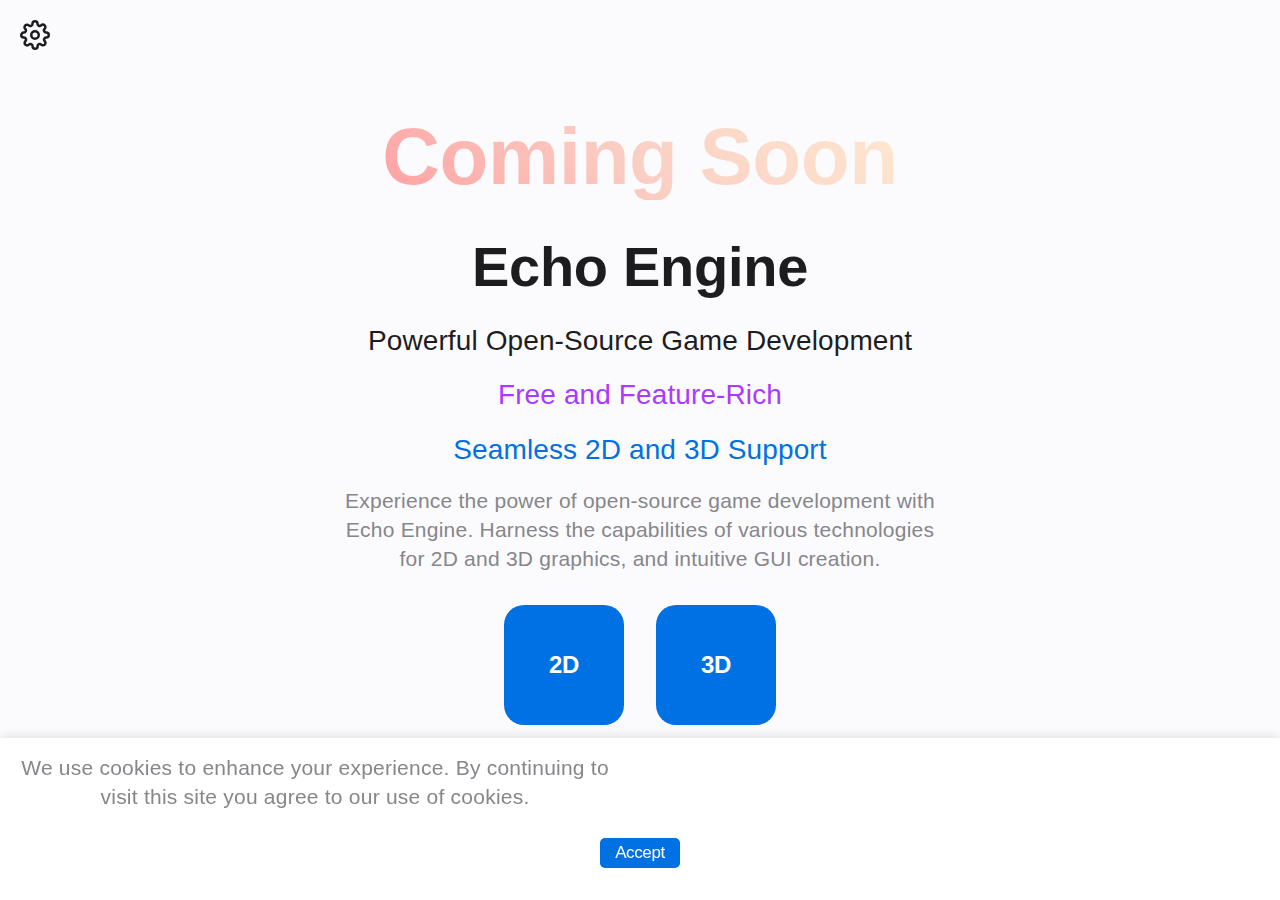
<file: index.html>
<!DOCTYPE html>
<html lang="en">
<head>
    <meta charset="UTF-8">
    <meta name="viewport" content="width=device-width, initial-scale=1.0">
    <title>Echo Engine - Powerful Open-Source Game Development</title>
    <style>
        :root {
            --primary-color: #0071e3;
            --background-color: #fbfbfd;
            --text-color: #1d1d1f;
            --secondary-text-color: #86868b;
            --menu-background: #ffffff;
            --menu-shadow: rgba(0, 0, 0, 0.1);
        }
        
        .dark-theme {
            --primary-color: #2997ff;
            --background-color: #000000;
            --text-color: #f5f5f7;
            --secondary-text-color: #a1a1a6;
            --menu-background: #1c1c1e;
            --menu-shadow: rgba(255, 255, 255, 0.1);
        }
        
        body {
            background-color: var(--background-color);
            color: var(--text-color);
            font-family: -apple-system, BlinkMacSystemFont, 'Segoe UI', Roboto, Oxygen-Sans, Ubuntu, Cantarell, 'Helvetica Neue', sans-serif;
            display: flex;
            flex-direction: column;
            min-height: 100vh;
            margin: 0;
            line-height: 1.47059;
            font-weight: 400;
            letter-spacing: -0.022em;
            transition: background-color 0.3s ease, color 0.3s ease;
        }
        
        .container {
            max-width: 980px;
            padding: 2rem;
            text-align: center;
            margin: auto;
        }
        
        h1 {
            font-size: 56px;
            line-height: 1.07143;
            font-weight: 600;
            letter-spacing: -0.005em;
            margin-bottom: 0.5em;
        }
        
        h2 {
            font-size: 28px;
            line-height: 1.10722;
            font-weight: 400;
            letter-spacing: .004em;
            margin-bottom: 0.5em;
        }
        
        .coming-soon {
            font-size: 80px;
            font-weight: 700;
            background: linear-gradient(45deg, #ff9a9e, #fad0c4, #ffecd2);
            -webkit-background-clip: text;
            -webkit-text-fill-color: transparent;
            margin-bottom: 30px;
        }
        
        .important-text {
            color: var(--primary-color);
        }
        
        .important-info {
            color: #ac39ff;
        }
        
        p {
            font-size: 21px;
            line-height: 1.381;
            font-weight: 400;
            letter-spacing: .011em;
            max-width: 600px;
            margin: 1em auto;
            color: var(--secondary-text-color);
        }
        
        .logo-container {
            display: flex;
            justify-content: center;
            gap: 2rem;
            margin: 2rem 0;
        }
        
        .logo {
            width: 120px;
            height: 120px;
            display: flex;
            align-items: center;
            justify-content: center;
            font-size: 24px;
            font-weight: bold;
            background-color: var(--primary-color);
            color: white;
            border-radius: 20px;
            transition: transform 0.3s ease, box-shadow 0.3s ease;
            cursor: pointer;
        }
        
        .logo:hover {
            transform: scale(1.05);
            box-shadow: 0 8px 16px rgba(0, 0, 0, 0.2);
        }
        
        button, .button {
            background-color: var(--primary-color);
            border: none;
            color: white;
            padding: 12px 24px;
            text-align: center;
            text-decoration: none;
            display: inline-block;
            font-size: 17px;
            margin: 1em 0.5em;
            cursor: pointer;
            border-radius: 980px;
            transition: all 0.3s ease;
            font-weight: 400;
            letter-spacing: -0.022em;
        }
        
        button:hover, .button:hover {
            background-color: #0077ED;
            transform: scale(1.05);
            box-shadow: 0 4px 8px rgba(0, 0, 0, 0.1);
        }
        
        .settings-icon {
            position: fixed;
            top: 20px;
            left: 20px;
            width: 30px;
            height: 30px;
            cursor: pointer;
            transition: transform 0.3s ease;
            z-index: 1001;
        }
        
        .settings-icon:hover {
            transform: scale(1.1);
        }
        
        .settings-icon.spin {
            animation: spin 0.5s linear;
        }
        
        @keyframes spin {
            100% { transform: rotate(360deg); }
        }
        
        .settings-menu {
            position: fixed;
            top: 60px;
            left: 20px;
            background-color: var(--menu-background);
            border-radius: 10px;
            padding: 15px;
            box-shadow: 0 4px 6px var(--menu-shadow);
            display: none;
            z-index: 1000;
        }
        
        .settings-menu.show {
            display: block;
        }
        
        .theme-toggle {
            display: flex;
            align-items: center;
            justify-content: space-between;
            font-size: 14px;
        }
        
        .switch {
            position: relative;
            display: inline-block;
            width: 50px;
            height: 24px;
        }
        
        .switch input {
            opacity: 0;
            width: 0;
            height: 0;
        }
        
        .slider {
            position: absolute;
            cursor: pointer;
            top: 0;
            left: 0;
            right: 0;
            bottom: 0;
            background-color: #ccc;
            transition: .4s;
            border-radius: 34px;
        }
        
        .slider:before {
            position: absolute;
            content: "";
            height: 20px;
            width: 20px;
            left: 2px;
            bottom: 2px;
            background-color: white;
            transition: .4s;
            border-radius: 50%;
        }
        
        input:checked + .slider {
            background-color: var(--primary-color);
        }
        
        input:checked + .slider:before {
            transform: translateX(26px);
        }
        
        .modal {
            display: none;
            position: fixed;
            z-index: 1001;
            left: 0;
            top: 0;
            width: 100%;
            height: 100%;
            overflow: auto;
            background-color: rgba(0,0,0,0.4);
            backdrop-filter: blur(5px);
        }
        
        .modal-content {
            background-color: var(--menu-background);
            margin: 15% auto;
            padding: 20px;
            border-radius: 14px;
            max-width: 500px;
            box-shadow: 0 4px 6px var(--menu-shadow);
        }
        
        .close {
            color: var(--secondary-text-color);
            float: right;
            font-size: 28px;
            font-weight: bold;
            cursor: pointer;
        }
        
        .close:hover,
        .close:focus {
            color: var(--text-color);
            text-decoration: none;
            cursor: pointer;
        }
        
        .sub-options {
            display: flex;
            justify-content: space-around;
            margin-top: 20px;
        }
        
        .sub-option {
            padding: 10px 20px;
            background-color: var(--primary-color);
            color: white;
            border-radius: 5px;
            cursor: pointer;
            transition: background-color 0.3s ease;
        }
        
        .sub-option:hover {
            background-color: #0077ED;
        }
        
        .sub-info {
            display: none;
            margin-top: 20px;
        }
        
        .cookie-consent {
            position: fixed;
            bottom: 0;
            left: 0;
            right: 0;
            background-color: var(--menu-background);
            padding: 15px;
            text-align: center;
            box-shadow: 0 -2px 10px rgba(0, 0, 0, 0.1);
            display: none;
        }
        
        .cookie-consent p {
            margin: 0 0 10px 0;
        }
        
        .cookie-consent button {
            background-color: var(--primary-color);
            color: white;
            border: none;
            padding: 5px 15px;
            border-radius: 5px;
            cursor: pointer;
        }
        
        @media (max-width: 768px) {
            .container {
                padding: 1rem;
            }
        
            h1 {
                font-size: 40px;
            }
        
            h2 {
                font-size: 24px;
            }
        
            .coming-soon {
                font-size: 60px;
            }
        
            .logo-container {
                flex-direction: column;
                align-items: center;
            }
        
            .modal-content {
                width: 90%;
            }
        }
    </style>
</head>
<body>
    <div class="settings-icon" onclick="toggleSettingsMenu()" aria-label="Settings">
        <svg xmlns="http://www.w3.org/2000/svg" viewBox="0 0 24 24" fill="none" stroke="currentColor" stroke-width="2" stroke-linecap="round" stroke-linejoin="round">
            <circle cx="12" cy="12" r="3"></circle>
            <path d="M19.4 15a1.65 1.65 0 0 0 .33 1.82l.06.06a2 2 0 0 1 0 2.83 2 2 0 0 1-2.83 0l-.06-.06a1.65 1.65 0 0 0-1.82-.33 1.65 1.65 0 0 0-1 1.51V21a2 2 0 0 1-2 2 2 2 0 0 1-2-2v-.09A1.65 1.65 0 0 0 9 19.4a1.65 1.65 0 0 0-1.82.33l-.06.06a2 2 0 0 1-2.83 0 2 2 0 0 1 0-2.83l.06-.06a1.65 1.65 0 0 0 .33-1.82 1.65 1.65 0 0 0-1.51-1H3a2 2 0 0 1-2-2 2 2 0 0 1 2-2h.09A1.65 1.65 0 0 0 4.6 9a1.65 1.65 0 0 0-.33-1.82l-.06-.06a2 2 0 0 1 0-2.83 2 2 0 0 1 2.83 0l.06.06a1.65 1.65 0 0 0 1.82.33H9a1.65 1.65 0 0 0 1-1.51V3a2 2 0 0 1 2-2 2 2 0 0 1 2 2v.09a1.65 1.65 0 0 0 1 1.51 1.65 1.65 0 0 0 1.82-.33l.06-.06a2 2 0 0 1 2.83 0 2 2 0 0 1 0 2.83l-.06.06a1.65 1.65 0 0 0-.33 1.82V9a1.65 1.65 0 0 0 1.51 1H21a2 2 0 0 1 2 2 2 2 0 0 1-2 2h-.09a1.65 1.65 0 0 0-1.51 1z"></path>
        </svg>
    </div>
    <div class="settings-menu" role="menu">
        <div class="theme-toggle">
            <span>Dark Theme</span>
            <label class="switch">
                <input type="checkbox" id="themeToggle" onchange="toggleTheme()" aria-label="Toggle dark theme">
                <span class="slider"></span>
            </label>
        </div>
    </div>
    <div class="container">
        <h1 class="coming-soon">Coming Soon</h1>
        <h1>Echo Engine</h1>
        <h2>Powerful Open-Source Game Development</h2>
        <h2 class="important-info">Free and Feature-Rich</h2>
        <h2 class="important-text">Seamless 2D and 3D Support</h2>
        <p>Experience the power of open-source game development with Echo Engine. Harness the capabilities of various technologies for 2D and 3D graphics, and intuitive GUI creation.</p>

        <div class="logo-container">
            <div class="logo" onclick="showInfo('2d')" tabindex="0" role="button" aria-label="Learn more about 2D">
                <span>2D</span>
            </div>
            <div class="logo" onclick="showInfo('3d')" tabindex="0" role="button" aria-label="Learn more about 3D">
                <span>3D</span>
            </div>
        </div>

        <button onclick="openFlowSheet()" aria-label="Explore Echo Engine">Explore Echo Engine</button>
        <a href="devlogs.html" class="button" aria-label="View Dev Logs">Dev Logs</a>
        <a href="https://discord.gg/5hdaZnNwH3" class="button" target="_blank" rel="noopener noreferrer" aria-label="Join our Discord">Join Discord</a>
    </div>

    <div id="2dModal" class="modal" role="dialog" aria-labelledby="2dTitle">
        <div class="modal-content">
            <span class="close" onclick="closeModal('2dModal')" aria-label="Close">&times;</span>
            <h2 id="2dTitle">2D Graphics in Echo Engine</h2>
            <div class="sub-options">
                <div class="sub-option" onclick="showSubInfo('sfml')">SFML</div>
                <div class="sub-option" onclick="showSubInfo('imgui2d')">ImGui (2D)</div>
            </div>
            <div id="sfmlInfo" class="sub-info">
                <h3>SFML (Simple and Fast Multimedia Library)</h3>
                <p>SFML is a simple, fast, cross-platform and object-oriented multimedia API. It provides a simple interface to the various components of your PC, to ease the development of games and multimedia applications. Echo Engine utilizes SFML for its powerful 2D graphics capabilities.</p>
            </div>
            <div id="imgui2dInfo" class="sub-info">
                <h3>ImGui for 2D</h3>
                <p>Dear ImGui is a bloat-free graphical user interface library for C++. In Echo Engine, ImGui is used for creating intuitive and efficient 2D user interfaces, providing a seamless development experience for 2D games and applications.</p>
            </div>
        </div>
    </div>

    <div id="3dModal" class="modal" role="dialog" aria-labelledby="3dTitle">
        <div class="modal-content">
            <span class="close" onclick="closeModal('3dModal')" aria-label="Close">&times;</span>
            <h2 id="3dTitle">3D Graphics in Echo Engine</h2>
            <div class="sub-options">
                <div class="sub-option" onclick="showSubInfo('directx12')">DirectX 12</div>
                <div class="sub-option" onclick="showSubInfo('vulkan')">Vulkan</div>
                <div class="sub-option" onclick="showSubInfo('imgui3d')">ImGui (3D)</div>
            </div>
            <div id="directx12Info" class="sub-info">
                <h3>DirectX 12</h3>
                <p>DirectX 12 is a low-level, high-performance 3D graphics API developed by Microsoft. Echo Engine leverages DirectX 12 to provide cutting-edge 3D graphics capabilities, allowing developers to create visually stunning and performant 3D games and applications.</p>
            </div>
            <div id="vulkanInfo" class="sub-info">
                <h3>Vulkan</h3>
                <p>Vulkan is a modern, cross-platform graphics and compute API. Echo Engine integrates Vulkan to offer developers a powerful, efficient, and flexible 3D graphics solution that can run on a wide range of devices and platforms.</p>
            </div>
            <div id="imgui3dInfo" class="sub-info">
                <h3>ImGui for 3D</h3>
                <p>In the context of 3D development, ImGui is used within Echo Engine to create overlay UIs, debug menus, and other interface elements that complement 3D scenes. This allows for seamless integration of 2D UI elements in 3D environments.</p>
            </div>
        </div>
    </div>

    <div id="cookie-consent" class="cookie-consent">
        <p>We use cookies to enhance your experience. By continuing to visit this site you agree to our use of cookies.</p>
        <button onclick="acceptCookies()">Accept</button>
    </div>

    <script>
        function openFlowSheet() {
            window.open('FlowSheet.html', '_blank');
        }

        function toggleSettingsMenu() {
            const settingsIcon = document.querySelector('.settings-icon');
            const settingsMenu = document.querySelector('.settings-menu');
            settingsIcon.classList.add('spin');
            settingsMenu.classList.toggle('show');
            setTimeout(() => {
                settingsIcon.classList.remove('spin');
            }, 500);
        }

        function toggleTheme() {
            document.body.classList.toggle('dark-theme');
            localStorage.setItem('theme', document.body.classList.contains('dark-theme') ? 'dark' : 'light');
        }

        function showInfo(type) {
            const modal = document.getElementById(type + 'Modal');
            modal.style.display = 'block';
        }

        function closeModal(modalId) {
            const modal = document.getElementById(modalId);
            modal.style.display = 'none';
        }

        function showSubInfo(subType) {
            const subInfos = document.querySelectorAll('.sub-info');
            subInfos.forEach(info => info.style.display = 'none');
            const subInfo = document.getElementById(subType + 'Info');
            subInfo.style.display = 'block';
        }

        function acceptCookies() {
            document.getElementById('cookie-consent').style.display = 'none';
            localStorage.setItem('cookiesAccepted', 'true');
        }

        // Check for saved theme preference
        const savedTheme = localStorage.getItem('theme');
        if (savedTheme === 'dark') {
            document.body.classList.add('dark-theme');
            document.getElementById('themeToggle').checked = true;
        }

        // Check for cookie consent
        if (!localStorage.getItem('cookiesAccepted')) {
            document.getElementById('cookie-consent').style.display = 'block';
        }

        // Close settings menu and modals when clicking outside
        window.onclick = function(event) {
            const settingsIcon = document.querySelector('.settings-icon');
            const settingsMenu = document.querySelector('.settings-menu');
            const modals = document.getElementsByClassName('modal');

            if (!settingsIcon.contains(event.target) && !settingsMenu.contains(event.target)) {
                settingsMenu.classList.remove('show');
            }

            for (let modal of modals) {
                if (event.target == modal) {
                    modal.style.display = 'none';
                }
            }
        }

        // Add smooth scrolling for iOS devices
        document.addEventListener('touchmove', function(e) { e.preventDefault(); }, { passive: false });

        // Add Apple-style animations
        const animateOnScroll = () => {
            const elements = document.querySelectorAll('.animate-on-scroll');
            elements.forEach(el => {
                const rect = el.getBoundingClientRect();
                const windowHeight = window.innerHeight || document.documentElement.clientHeight;
                if (rect.top <= windowHeight * 0.75) {
                    el.classList.add('animate');
                }
            });
        };

        window.addEventListener('scroll', animateOnScroll);
        window.addEventListener('resize', animateOnScroll);
        window.addEventListener('load', animateOnScroll);
    </script>
</body>
</html>
</file>
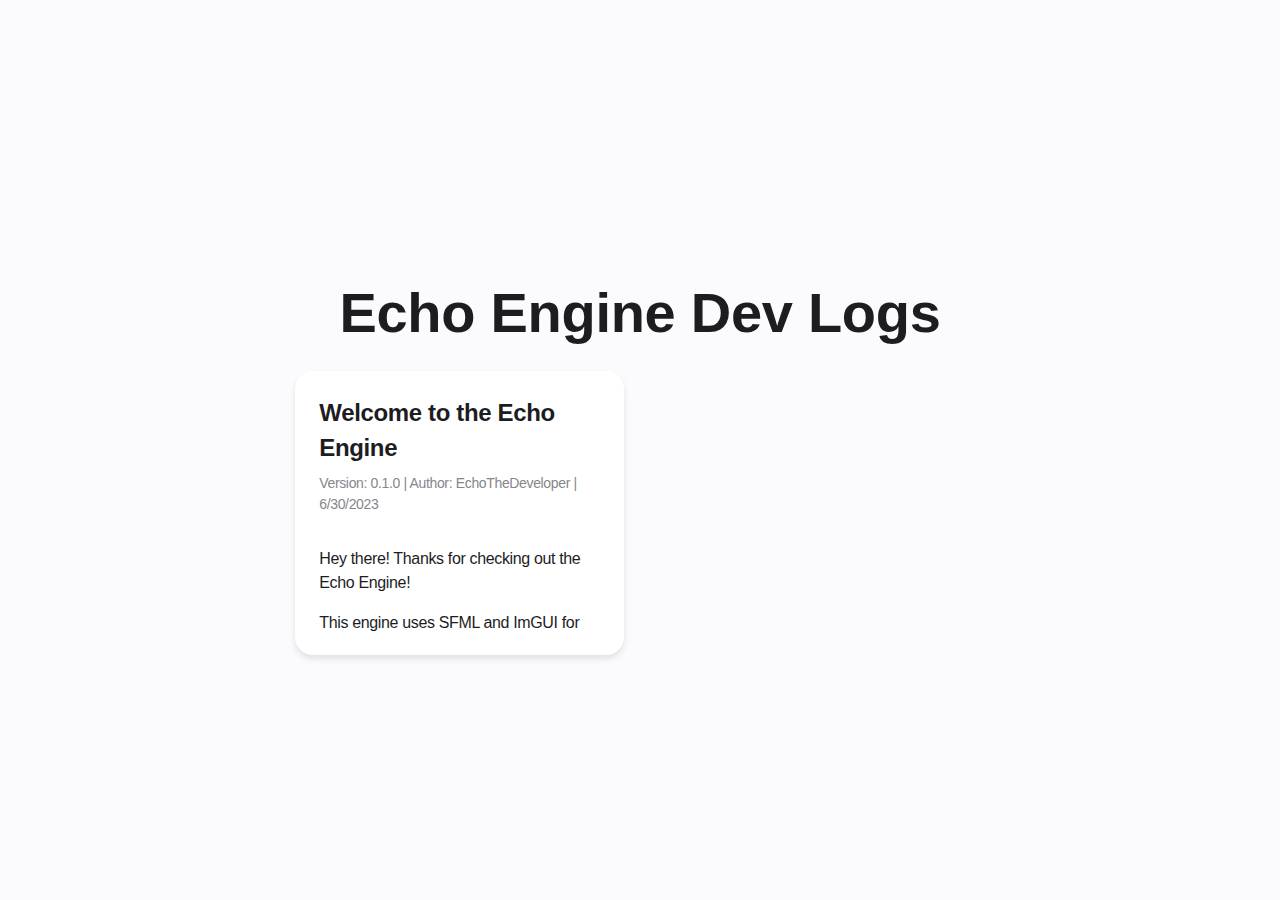
<file: devlogs.html>
<!DOCTYPE html>
<html lang="en">
<head>
    <meta charset="UTF-8">
    <meta name="viewport" content="width=device-width, initial-scale=1.0">
    <title>Echo Engine - Dev Logs</title>
    <style>
        :root {
            --primary-color: #0071e3;
            --background-color: #fbfbfd;
            --text-color: #1d1d1f;
            --secondary-text-color: #86868b;
            --menu-background: #ffffff;
            --menu-shadow: rgba(0, 0, 0, 0.1);
            --box-background: #ffffff;
            --box-shadow: rgba(0, 0, 0, 0.1);
        }
        
        .dark-theme {
            --primary-color: #2997ff;
            --background-color: #000000;
            --text-color: #f5f5f7;
            --secondary-text-color: #a1a1a6;
            --menu-background: #1c1c1e;
            --menu-shadow: rgba(255, 255, 255, 0.1);
            --box-background: #1c1c1e;
            --box-shadow: rgba(255, 255, 255, 0.1);
        }
        
        body {
            background-color: var(--background-color);
            color: var(--text-color);
            font-family: -apple-system, BlinkMacSystemFont, 'Segoe UI', Roboto, Oxygen-Sans, Ubuntu, Cantarell, 'Helvetica Neue', sans-serif;
            display: flex;
            flex-direction: column;
            min-height: 100vh;
            margin: 0;
            line-height: 1.47059;
            font-weight: 400;
            letter-spacing: -0.022em;
            transition: background-color 0.3s ease, color 0.3s ease;
        }
        
        .container {
            max-width: 1200px;
            padding: 2rem;
            margin: auto;
        }
        
        h1 {
            font-size: 56px;
            line-height: 1.07143;
            font-weight: 600;
            letter-spacing: -0.005em;
            margin-bottom: 0.5em;
            text-align: center;
        }
        
        .devlogs-grid {
            display: grid;
            grid-template-columns: repeat(auto-fill, minmax(300px, 1fr));
            gap: 2rem;
        }
        
        .devlog-box {
            background-color: var(--box-background);
            border-radius: 18px;
            padding: 1.5rem;
            box-shadow: 0 4px 6px var(--box-shadow);
            transition: transform 0.3s ease, box-shadow 0.3s ease;
            cursor: pointer;
        }
        
        .devlog-box:hover {
            transform: scale(1.03);
            box-shadow: 0 8px 12px var(--box-shadow);
        }
        
        .devlog-title {
            font-size: 24px;
            font-weight: 600;
            margin-bottom: 0.5rem;
        }
        
        .devlog-meta {
            font-size: 14px;
            color: var(--secondary-text-color);
            margin-bottom: 1rem;
        }
        
        .devlog-content {
            font-size: 16px;
            line-height: 1.5;
            max-height: 100px;
            overflow: hidden;
            text-overflow: ellipsis;
        }
        
        .modal {
            display: none;
            position: fixed;
            z-index: 1000;
            left: 0;
            top: 0;
            width: 100%;
            height: 100%;
            background-color: rgba(0,0,0,0.4);
        }
        
        .modal-content {
            background-color: var(--box-background);
            margin: 5% auto;
            padding: 2rem;
            border-radius: 18px;
            width: 80%;
            max-width: 800px;
            box-shadow: 0 4px 6px var(--box-shadow);
        }
        
        .close {
            color: var(--secondary-text-color);
            float: right;
            font-size: 28px;
            font-weight: bold;
            cursor: pointer;
        }
        
        .close:hover {
            color: var(--text-color);
        }
        
        /* Existing styles... */
    </style>
</head>
<body>
    <!-- Existing settings icon and menu... -->
    
    <div class="container">
        <h1>Echo Engine Dev Logs</h1>
        <div class="devlogs-grid" id="devlogs-container"></div>
    </div>
    
    <div id="devlogModal" class="modal">
        <div class="modal-content">
            <span class="close">&times;</span>
            <h2 id="modalTitle"></h2>
            <div id="modalContent"></div>
        </div>
    </div>

    <script>
        // Existing functions (toggleSettingsMenu, toggleTheme)...

        async function loadDevlogs() {
            try {
                const devlogsContainer = document.getElementById('devlogs-container');
                const devlogs = [];

                // Fetch the list of files in the devlogs directory
                const response = await fetch('devlogs/');
                const text = await response.text();
                const parser = new DOMParser();
                const htmlDoc = parser.parseFromString(text, 'text/html');
                const links = htmlDoc.getElementsByTagName('a');

                // Filter and sort the JSON files
                const jsonFiles = Array.from(links)
                    .filter(link => link.href.endsWith('.json'))
                    .map(link => link.href.split('/').pop())
                    .sort((a, b) => parseInt(b) - parseInt(a));

                // Load each JSON file
                for (const file of jsonFiles) {
                    const devlogResponse = await fetch(`devlogs/${file}`);
                    const devlog = await devlogResponse.json();
                    devlog.id = parseInt(file.split('.')[0]);
                    devlogs.push(devlog);
                }

                // Display the devlogs
                devlogs.forEach(devlog => {
                    const devlogBox = document.createElement('div');
                    devlogBox.className = 'devlog-box';
                    devlogBox.innerHTML = `
                        <div class="devlog-title">${devlog['devlog-title']}</div>
                        <div class="devlog-meta">
                            <span>Version: ${devlog.version}</span> | 
                            <span>Author: ${devlog['devlog-author']}</span> | 
                            <span>${new Date(devlog.date).toLocaleDateString()}</span>
                        </div>
                        <div class="devlog-content">${devlog.content.substring(0, 150)}...</div>
                    `;
                    devlogBox.addEventListener('click', () => openDevlogModal(devlog));
                    devlogsContainer.appendChild(devlogBox);
                });
            } catch (error) {
                console.error('Error loading devlogs:', error);
                const devlogsContainer = document.getElementById('devlogs-container');
                devlogsContainer.innerHTML = '<p>Error loading devlogs. Please try again later.</p>';
            }
        }

        function openDevlogModal(devlog) {
            const modal = document.getElementById('devlogModal');
            const modalTitle = document.getElementById('modalTitle');
            const modalContent = document.getElementById('modalContent');

            modalTitle.textContent = devlog['devlog-title'];
            modalContent.innerHTML = `
                <div class="devlog-meta">
                    <span>Version: ${devlog.version}</span> | 
                    <span>Author: ${devlog['devlog-author']}</span> | 
                    <span>${new Date(devlog.date).toLocaleDateString()}</span>
                </div>
                <div class="devlog-content">${devlog.content}</div>
            `;

            modal.style.display = 'block';
        }

        // Close modal when clicking on the close button or outside the modal
        window.onclick = function(event) {
            const modal = document.getElementById('devlogModal');
            if (event.target == modal || event.target.className == 'close') {
                modal.style.display = 'none';
            }
        }

        // Load devlogs when the page is ready
        document.addEventListener('DOMContentLoaded', loadDevlogs);
    </script>
</body>
</html>
</file>
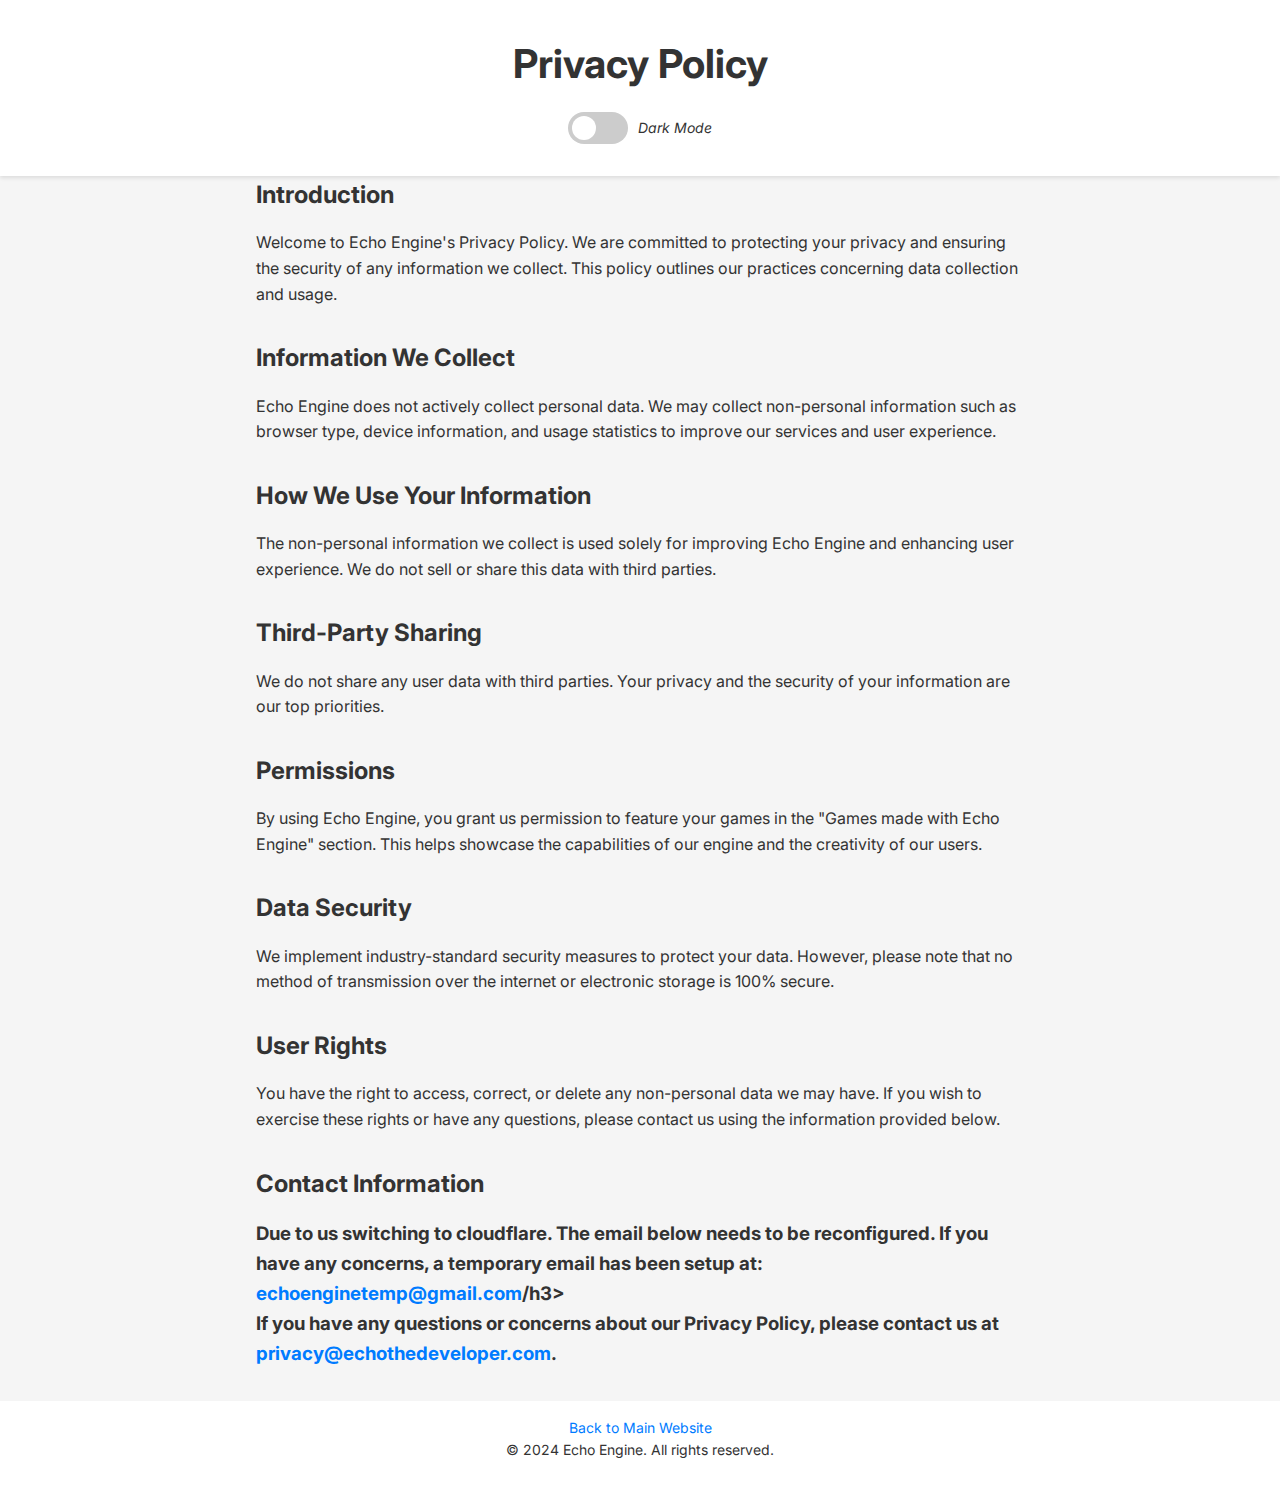
<file: privacy-policy.html>
<!DOCTYPE html>
<html lang="en">
<head>
    <meta charset="UTF-8">
    <meta name="viewport" content="width=device-width, initial-scale=1.0">
    <title>Privacy Policy - Echo Engine</title>
    <link href="https://fonts.googleapis.com/css2?family=Inter:wght@400;600;700&display=swap" rel="stylesheet">
    <style>
        :root {
            --bg-color: #f5f5f5;
            --text-color: #333333;
            --link-color: #007bff;
            --header-bg: #ffffff;
            --footer-bg: #ffffff;
        }

        [data-theme="dark"] {
            --bg-color: #121212;
            --text-color: #e0e0e0;
            --link-color: #1e90ff;
            --header-bg: #1e1e1e;
            --footer-bg: #1e1e1e;
        }

        * {
            margin: 0;
            padding: 0;
            box-sizing: border-box;
        }

        body {
            font-family: 'Inter', sans-serif;
            line-height: 1.6;
            color: var(--text-color);
            background-color: var(--bg-color);
            transition: background-color 0.3s ease, color 0.3s ease;
        }

        .container {
            max-width: 50rem;
            margin: 0 auto;
            padding: 0 1rem;
        }

        header {
            background-color: var(--header-bg);
            padding: 2rem 1rem;
            text-align: center;
            box-shadow: 0 0.125rem 0.25rem rgba(0, 0, 0, 0.1);
        }

        h1 {
            font-size: 2.5rem;
            margin-bottom: 1rem;
        }

        main {
            padding: 2rem 1rem;
        }

        section {
            margin-bottom: 2rem;
        }

        h2 {
            font-size: 1.5rem;
            margin-bottom: 1rem;
        }

        p {
            margin-bottom: 1rem;
        }

        a {
            color: var(--link-color);
            text-decoration: none;
        }

        a:hover {
            text-decoration: underline;
        }

        footer {
            background-color: var(--footer-bg);
            padding: 1rem;
            text-align: center;
            font-size: 0.875rem;
        }

        .theme-switch-wrapper {
            display: flex;
            align-items: center;
            justify-content: center;
            margin-top: 1rem;
        }

        .theme-switch {
            display: inline-block;
            height: 2rem;
            position: relative;
            width: 3.75rem;
        }

        .theme-switch input {
            display: none;
        }

        .slider {
            background-color: #ccc;
            bottom: 0;
            cursor: pointer;
            left: 0;
            position: absolute;
            right: 0;
            top: 0;
            transition: .4s;
        }

        .slider:before {
            background-color: #fff;
            bottom: 0.25rem;
            content: "";
            height: 1.5rem;
            left: 0.25rem;
            position: absolute;
            transition: .4s;
            width: 1.5rem;
        }

        input:checked + .slider {
            background-color: #2196F3;
        }

        input:checked + .slider:before {
            transform: translateX(1.75rem);
        }

        .slider.round {
            border-radius: 2rem;
        }

        .slider.round:before {
            border-radius: 50%;
        }

        em {
            margin-left: 0.625rem;
            font-size: 0.875rem;
        }

        @media (max-width: 48rem) {
            h1 {
                font-size: 2rem;
            }

            h2 {
                font-size: 1.25rem;
            }

            .container {
                padding: 0 0.5rem;
            }
        }
    </style>
</head>
<body>
    <header>
        <h1>Privacy Policy</h1>
        <div class="theme-switch-wrapper">
            <label class="theme-switch" for="checkbox">
                <input type="checkbox" id="checkbox" />
                <div class="slider round"></div>
            </label>
            <em>Dark Mode</em>
        </div>
    </header>
    
    <main class="container">
        <section id="introduction">
            <h2>Introduction</h2>
            <p>Welcome to Echo Engine's Privacy Policy. We are committed to protecting your privacy and ensuring the security of any information we collect. This policy outlines our practices concerning data collection and usage.</p>
        </section>

        <section id="information-collected">
            <h2>Information We Collect</h2>
            <p>Echo Engine does not actively collect personal data. We may collect non-personal information such as browser type, device information, and usage statistics to improve our services and user experience.</p>
        </section>

        <section id="information-usage">
            <h2>How We Use Your Information</h2>
            <p>The non-personal information we collect is used solely for improving Echo Engine and enhancing user experience. We do not sell or share this data with third parties.</p>
        </section>

        <section id="third-party-sharing">
            <h2>Third-Party Sharing</h2>
            <p>We do not share any user data with third parties. Your privacy and the security of your information are our top priorities.</p>
        </section>

        <section id="permissions">
            <h2>Permissions</h2>
            <p>By using Echo Engine, you grant us permission to feature your games in the "Games made with Echo Engine" section. This helps showcase the capabilities of our engine and the creativity of our users.</p>
        </section>

        <section id="data-security">
            <h2>Data Security</h2>
            <p>We implement industry-standard security measures to protect your data. However, please note that no method of transmission over the internet or electronic storage is 100% secure.</p>
        </section>

        <section id="user-rights">
            <h2>User Rights</h2>
            <p>You have the right to access, correct, or delete any non-personal data we may have. If you wish to exercise these rights or have any questions, please contact us using the information provided below.</p>
        </section>

        <section id="contact">
            <h2>Contact Information</h2>
            <h3>Due to us switching to cloudflare. The email below needs to be reconfigured. If you have any concerns, a temporary email has been setup at: <a href="mailto:echoenginetemp@gmail.com"?>echoenginetemp@gmail.com</a>/h3>
            <p>If you have any questions or concerns about our Privacy Policy, please contact us at <a href="mailto:privacy@echothedeveloper.com">privacy@echothedeveloper.com</a>.</p>
        </section>
    </main>

    <footer>
        <a href="https://engine.echothedeveloper.com">Back to Main Website</a>
        <p>&copy; 2024 Echo Engine. All rights reserved.</p>
    </footer>

    <script>
        const toggleSwitch = document.querySelector('.theme-switch input[type="checkbox"]');
        const currentTheme = localStorage.getItem('theme');

        if (currentTheme) {
            document.documentElement.setAttribute('data-theme', currentTheme);
          
            if (currentTheme === 'dark') {
                toggleSwitch.checked = true;
            }
        }

        function switchTheme(e) {
            if (e.target.checked) {
                document.documentElement.setAttribute('data-theme', 'dark');
                localStorage.setItem('theme', 'dark');
            }
            else {
                document.documentElement.setAttribute('data-theme', 'light');
                localStorage.setItem('theme', 'light');
            }    
        }

        toggleSwitch.addEventListener('change', switchTheme, false);
    </script>
</body>
</html>
</file>
